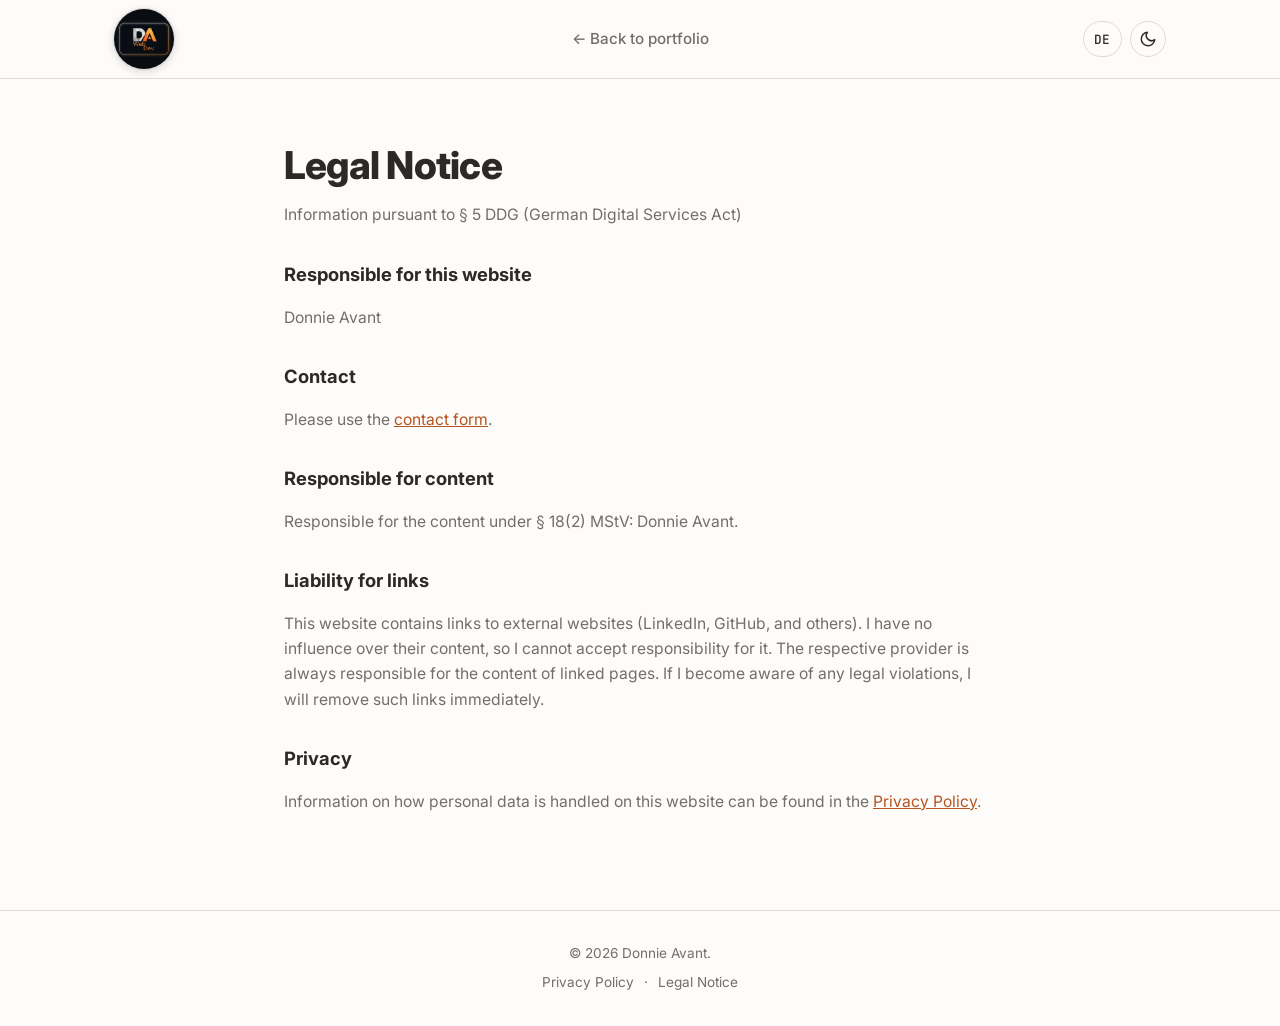
<file: imprint.html>
<!DOCTYPE html>
<html lang="en">
<head>
<meta charset="UTF-8">
<meta name="viewport" content="width=device-width, initial-scale=1.0">
<title>Legal Notice | Donnie Avant</title>
<meta name="description" content="Legal notice (Impressum) for the portfolio website of Donnie Avant.">
<meta name="robots" content="noindex">
<link rel="preconnect" href="https://fonts.googleapis.com">
<link rel="preconnect" href="https://fonts.gstatic.com" crossorigin>
<link href="https://fonts.googleapis.com/css2?family=Inter:wght@400;500;600;700;800&family=JetBrains+Mono:wght@500&display=swap" rel="stylesheet">
<link rel="stylesheet" href="css/style.css">
<script>
  // Apply a saved light/dark choice before the page paints (see js/script.js)
  try {
    var savedTheme = localStorage.getItem('theme');
    if (savedTheme === 'light' || savedTheme === 'dark') {
      document.documentElement.setAttribute('data-theme', savedTheme);
    }
  } catch (e) {}
</script>
</head>
<body data-page="imprint">

<!--
  LEGAL NOTICE (Impressum), required in Germany under § 5 DDG.
  Contact is through the site's contact form only (no address or email
  listed, by choice).
  This is a template, not legal advice.
-->

<header class="site-header">
  <nav class="nav container">
    <a href="index.html" class="nav__brand" id="navBrand" aria-label="Donnie Avant, home" data-i18n-aria="ui.home">
      <img class="nav__logo" id="navLogo" src="assets/images/DA_WebDev_Logo_nav.png" alt="DA Web Dev logo" width="60" height="60">
      <span class="nav__brand-text">DA</span>
    </a>
    <a href="index.html" class="nav__back" data-i18n="legal.back">← Back to portfolio</a>
    <div class="nav__tools">
      <button type="button" class="nav__tool" id="langToggle" lang="de" aria-label="Auf Deutsch anzeigen">DE</button>
      <button type="button" class="nav__tool nav__tool--icon" id="themeToggle" aria-label="Switch to dark mode">
        <svg class="icon-moon" viewBox="0 0 24 24" width="18" height="18" fill="none" stroke="currentColor" stroke-width="2" stroke-linecap="round" stroke-linejoin="round" aria-hidden="true"><path d="M21 12.8A9 9 0 1 1 11.2 3a7 7 0 0 0 9.8 9.8z"/></svg>
        <svg class="icon-sun" viewBox="0 0 24 24" width="18" height="18" fill="none" stroke="currentColor" stroke-width="2" stroke-linecap="round" stroke-linejoin="round" aria-hidden="true"><circle cx="12" cy="12" r="4.5"/><path d="M12 2v2M12 20v2M4.9 4.9l1.4 1.4M17.7 17.7l1.4 1.4M2 12h2M20 12h2M4.9 19.1l1.4-1.4M17.7 6.3l1.4-1.4"/></svg>
      </button>
    </div>
  </nav>
</header>

<main class="legal container">

  <!-- ==================== ENGLISH ==================== -->
  <article data-lang="en">
    <h1>Legal Notice</h1>
    <p class="legal__updated">Information pursuant to § 5 DDG (German Digital Services Act)</p>

    <h2>Responsible for this website</h2>
    <p>Donnie Avant</p>

    <h2>Contact</h2>
    <p>Please use the <a href="index.html#contact">contact form</a>.</p>

    <h2>Responsible for content</h2>
    <p>Responsible for the content under § 18(2) MStV: Donnie Avant.</p>

    <h2>Liability for links</h2>
    <p>This website contains links to external websites (LinkedIn, GitHub, and others). I have
    no influence over their content, so I cannot accept responsibility for it. The respective
    provider is always responsible for the content of linked pages. If I become aware of any
    legal violations, I will remove such links immediately.</p>

    <h2>Privacy</h2>
    <p>Information on how personal data is handled on this website can be found in the
    <a href="privacy.html">Privacy Policy</a>.</p>
  </article>

  <!-- ==================== DEUTSCH ==================== -->
  <article data-lang="de" lang="de" hidden>
    <h1>Impressum</h1>
    <p class="legal__updated">Angaben gemäß § 5 DDG</p>

    <h2>Verantwortlich für diese Website</h2>
    <p>Donnie Avant</p>

    <h2>Kontakt</h2>
    <p>Bitte nutzen Sie das <a href="index.html#contact">Kontaktformular</a>.</p>

    <h2>Verantwortlich für den Inhalt</h2>
    <p>Verantwortlich für den Inhalt nach § 18 Abs. 2 MStV: Donnie Avant.</p>

    <h2>Haftung für Links</h2>
    <p>Diese Website enthält Links zu externen Websites (LinkedIn, GitHub u.&nbsp;a.). Auf deren
    Inhalte habe ich keinen Einfluss und kann daher keine Gewähr dafür übernehmen. Für die
    Inhalte der verlinkten Seiten ist stets der jeweilige Anbieter verantwortlich. Werden mir
    Rechtsverletzungen bekannt, entferne ich derartige Links umgehend.</p>

    <h2>Datenschutz</h2>
    <p>Informationen zum Umgang mit personenbezogenen Daten auf dieser Website finden Sie in der
    <a href="privacy.html">Datenschutzerklärung</a>.</p>
  </article>

</main>

<footer class="site-footer">
  <div class="container">
    <p>&copy; <span id="year"></span> Donnie Avant.</p>
    <p class="site-footer__legal">
      <a href="privacy.html" data-i18n="footer.privacy">Privacy Policy</a>
      <span aria-hidden="true">·</span>
      <a href="imprint.html" data-i18n="footer.imprint">Legal Notice</a>
    </p>
  </div>
</footer>

<script src="js/i18n-de.js"></script>
<script src="js/script.js"></script>
</body>
</html>
</file>
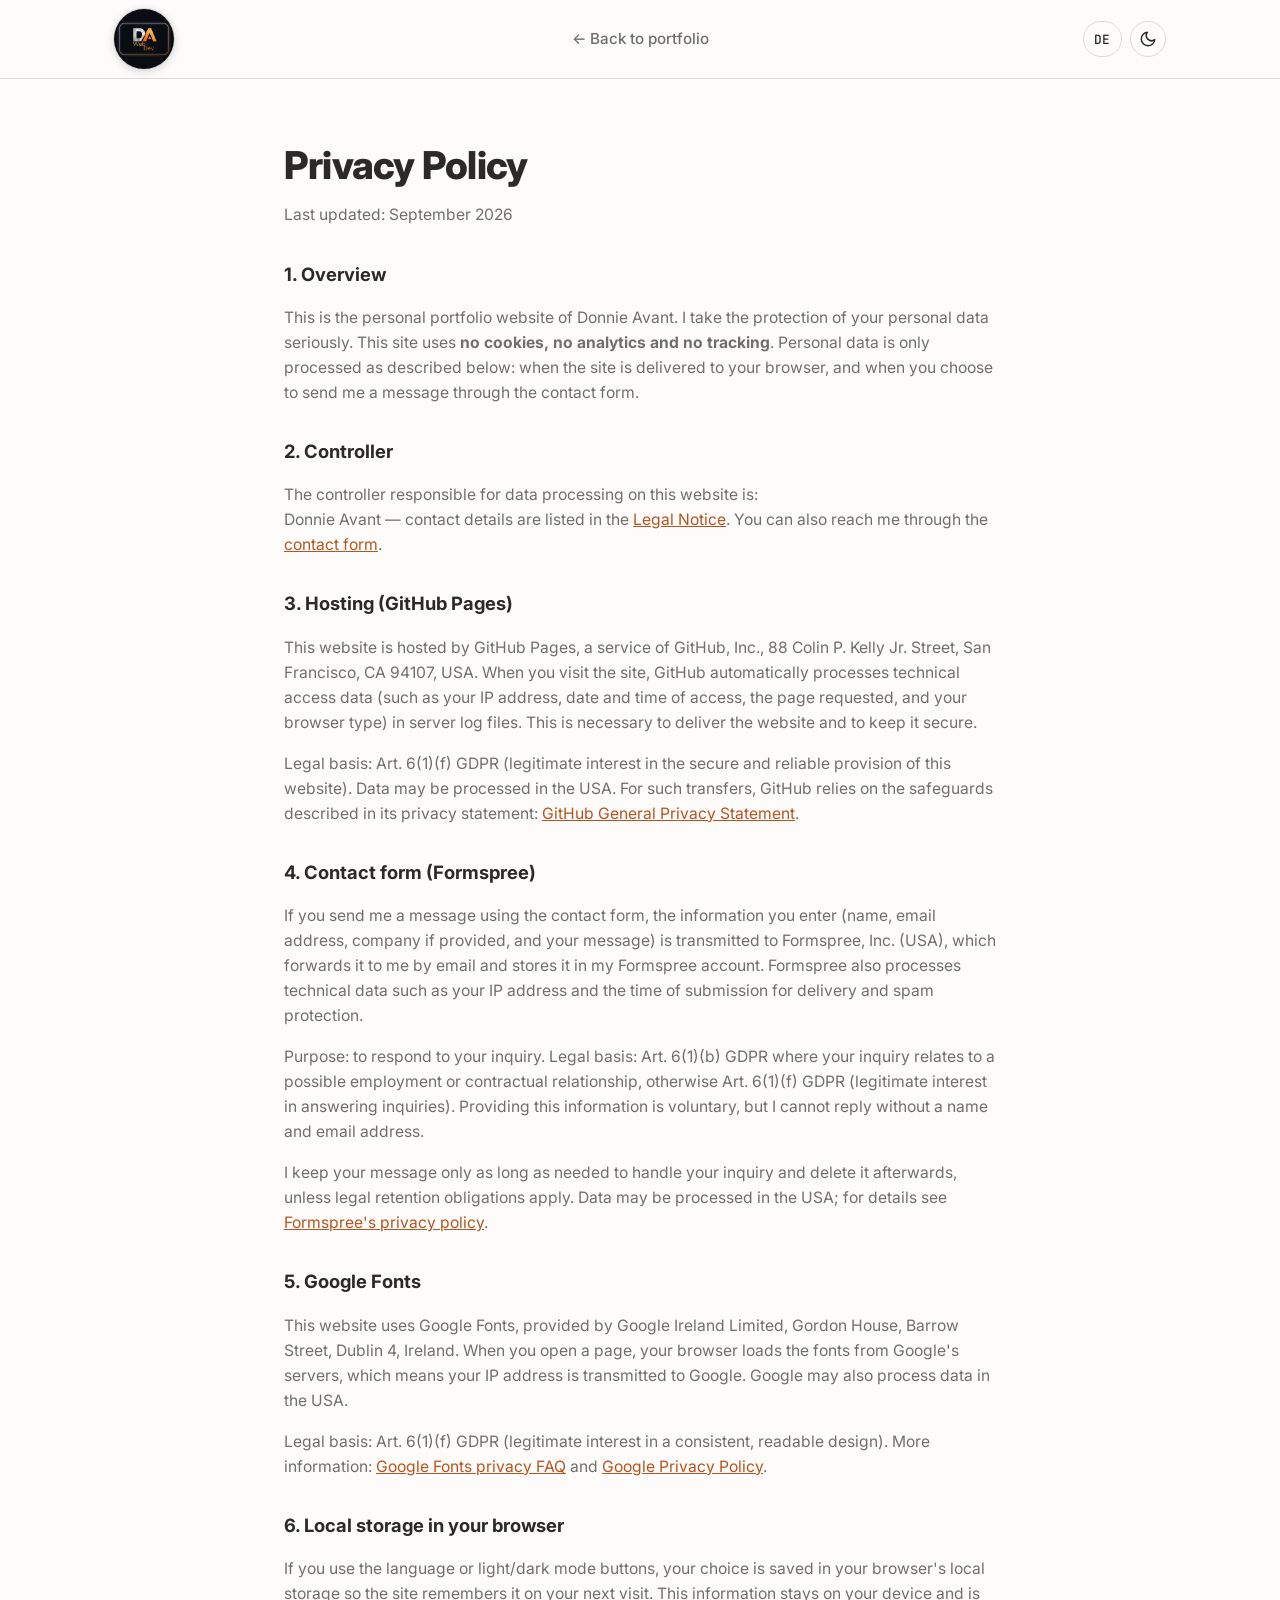
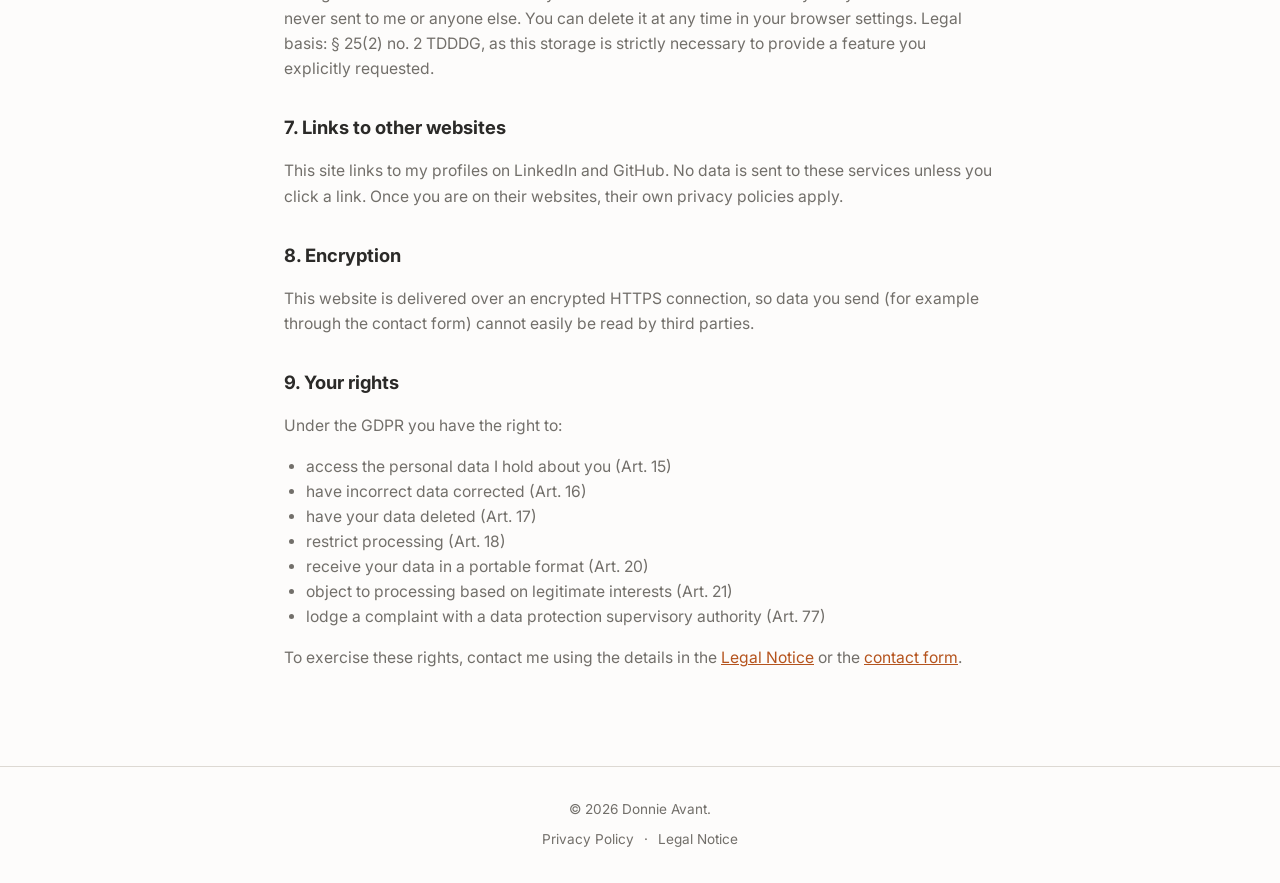
<file: privacy.html>
<!DOCTYPE html>
<html lang="en">
<head>
<meta charset="UTF-8">
<meta name="viewport" content="width=device-width, initial-scale=1.0">
<title>Privacy Policy | Donnie Avant</title>
<meta name="description" content="Privacy policy for the portfolio website of Donnie Avant.">
<meta name="robots" content="noindex">
<link rel="preconnect" href="https://fonts.googleapis.com">
<link rel="preconnect" href="https://fonts.gstatic.com" crossorigin>
<link href="https://fonts.googleapis.com/css2?family=Inter:wght@400;500;600;700;800&family=JetBrains+Mono:wght@500&display=swap" rel="stylesheet">
<link rel="stylesheet" href="css/style.css">
<script>
  // Apply a saved light/dark choice before the page paints (see js/script.js)
  try {
    var savedTheme = localStorage.getItem('theme');
    if (savedTheme === 'light' || savedTheme === 'dark') {
      document.documentElement.setAttribute('data-theme', savedTheme);
    }
  } catch (e) {}
</script>
</head>
<body data-page="privacy">

<!--
  PRIVACY POLICY (Datenschutzerklärung)
  Written for this site's actual setup: GitHub Pages hosting, Formspree
  contact form, Google Fonts, no cookies, no analytics. If you add a
  new service (analytics, embedded videos, maps, etc.), update this page.
  This is a template, not legal advice.
-->

<header class="site-header">
  <nav class="nav container">
    <a href="index.html" class="nav__brand" id="navBrand" aria-label="Donnie Avant, home" data-i18n-aria="ui.home">
      <img class="nav__logo" id="navLogo" src="assets/images/DA_WebDev_Logo_nav.png" alt="DA Web Dev logo" width="60" height="60">
      <span class="nav__brand-text">DA</span>
    </a>
    <a href="index.html" class="nav__back" data-i18n="legal.back">← Back to portfolio</a>
    <div class="nav__tools">
      <button type="button" class="nav__tool" id="langToggle" lang="de" aria-label="Auf Deutsch anzeigen">DE</button>
      <button type="button" class="nav__tool nav__tool--icon" id="themeToggle" aria-label="Switch to dark mode">
        <svg class="icon-moon" viewBox="0 0 24 24" width="18" height="18" fill="none" stroke="currentColor" stroke-width="2" stroke-linecap="round" stroke-linejoin="round" aria-hidden="true"><path d="M21 12.8A9 9 0 1 1 11.2 3a7 7 0 0 0 9.8 9.8z"/></svg>
        <svg class="icon-sun" viewBox="0 0 24 24" width="18" height="18" fill="none" stroke="currentColor" stroke-width="2" stroke-linecap="round" stroke-linejoin="round" aria-hidden="true"><circle cx="12" cy="12" r="4.5"/><path d="M12 2v2M12 20v2M4.9 4.9l1.4 1.4M17.7 17.7l1.4 1.4M2 12h2M20 12h2M4.9 19.1l1.4-1.4M17.7 6.3l1.4-1.4"/></svg>
      </button>
    </div>
  </nav>
</header>

<main class="legal container">

  <!-- ==================== ENGLISH ==================== -->
  <article data-lang="en">
    <h1>Privacy Policy</h1>
    <p class="legal__updated">Last updated: September 2026</p>

    <h2>1. Overview</h2>
    <p>This is the personal portfolio website of Donnie Avant. I take the protection of your
    personal data seriously. This site uses <strong>no cookies, no analytics and no tracking</strong>.
    Personal data is only processed as described below: when the site is delivered to your
    browser, and when you choose to send me a message through the contact form.</p>

    <h2>2. Controller</h2>
    <p>The controller responsible for data processing on this website is:<br>
    Donnie Avant — contact details are listed in the <a href="imprint.html">Legal Notice</a>.
    You can also reach me through the <a href="index.html#contact">contact form</a>.</p>

    <h2>3. Hosting (GitHub Pages)</h2>
    <p>This website is hosted by GitHub Pages, a service of GitHub, Inc., 88 Colin P. Kelly Jr.
    Street, San Francisco, CA 94107, USA. When you visit the site, GitHub automatically
    processes technical access data (such as your IP address, date and time of access, the
    page requested, and your browser type) in server log files. This is necessary to deliver
    the website and to keep it secure.</p>
    <p>Legal basis: Art. 6(1)(f) GDPR (legitimate interest in the secure and reliable provision
    of this website). Data may be processed in the USA. For such transfers, GitHub relies on the
    safeguards described in its privacy statement:
    <a href="https://docs.github.com/en/site-policy/privacy-policies/github-general-privacy-statement" target="_blank" rel="noopener">GitHub General Privacy Statement</a>.</p>

    <h2>4. Contact form (Formspree)</h2>
    <p>If you send me a message using the contact form, the information you enter (name, email
    address, company if provided, and your message) is transmitted to Formspree, Inc. (USA),
    which forwards it to me by email and stores it in my Formspree account. Formspree also
    processes technical data such as your IP address and the time of submission for delivery
    and spam protection.</p>
    <p>Purpose: to respond to your inquiry. Legal basis: Art. 6(1)(b) GDPR where your inquiry
    relates to a possible employment or contractual relationship, otherwise Art. 6(1)(f) GDPR
    (legitimate interest in answering inquiries). Providing this information is voluntary, but
    I cannot reply without a name and email address.</p>
    <p>I keep your message only as long as needed to handle your inquiry and delete it
    afterwards, unless legal retention obligations apply. Data may be processed in the USA; for
    details see <a href="https://formspree.io/legal/privacy-policy" target="_blank" rel="noopener">Formspree's privacy policy</a>.</p>

    <h2>5. Google Fonts</h2>
    <p>This website uses Google Fonts, provided by Google Ireland Limited, Gordon House, Barrow
    Street, Dublin 4, Ireland. When you open a page, your browser loads the fonts from Google's
    servers, which means your IP address is transmitted to Google. Google may also process
    data in the USA.</p>
    <p>Legal basis: Art. 6(1)(f) GDPR (legitimate interest in a consistent, readable design).
    More information:
    <a href="https://developers.google.com/fonts/faq/privacy" target="_blank" rel="noopener">Google Fonts privacy FAQ</a> and
    <a href="https://policies.google.com/privacy" target="_blank" rel="noopener">Google Privacy Policy</a>.</p>

    <h2>6. Local storage in your browser</h2>
    <p>If you use the language or light/dark mode buttons, your choice is saved in your
    browser's local storage so the site remembers it on your next visit. This information stays
    on your device and is never sent to me or anyone else. You can delete it at any time in your
    browser settings. Legal basis: § 25(2) no. 2 TDDDG, as this storage is strictly necessary to
    provide a feature you explicitly requested.</p>

    <h2>7. Links to other websites</h2>
    <p>This site links to my profiles on LinkedIn and GitHub. No data is sent to these services
    unless you click a link. Once you are on their websites, their own privacy policies apply.</p>

    <h2>8. Encryption</h2>
    <p>This website is delivered over an encrypted HTTPS connection, so data you send (for
    example through the contact form) cannot easily be read by third parties.</p>

    <h2>9. Your rights</h2>
    <p>Under the GDPR you have the right to:</p>
    <ul>
      <li>access the personal data I hold about you (Art. 15)</li>
      <li>have incorrect data corrected (Art. 16)</li>
      <li>have your data deleted (Art. 17)</li>
      <li>restrict processing (Art. 18)</li>
      <li>receive your data in a portable format (Art. 20)</li>
      <li>object to processing based on legitimate interests (Art. 21)</li>
      <li>lodge a complaint with a data protection supervisory authority (Art. 77)</li>
    </ul>
    <p>To exercise these rights, contact me using the details in the
    <a href="imprint.html">Legal Notice</a> or the <a href="index.html#contact">contact form</a>.</p>
  </article>

  <!-- ==================== DEUTSCH ==================== -->
  <article data-lang="de" lang="de" hidden>
    <h1>Datenschutzerklärung</h1>
    <p class="legal__updated">Stand: September 2026</p>

    <h2>1. Überblick</h2>
    <p>Dies ist die persönliche Portfolio-Website von Donnie Avant. Der Schutz Ihrer
    personenbezogenen Daten ist mir wichtig. Diese Website verwendet <strong>keine Cookies, keine
    Analyse- und keine Tracking-Dienste</strong>. Personenbezogene Daten werden nur wie unten
    beschrieben verarbeitet: bei der Auslieferung der Website an Ihren Browser und wenn Sie mir
    über das Kontaktformular eine Nachricht senden.</p>

    <h2>2. Verantwortlicher</h2>
    <p>Verantwortlich für die Datenverarbeitung auf dieser Website ist:<br>
    Donnie Avant — die Kontaktdaten finden Sie im <a href="imprint.html">Impressum</a>.
    Sie erreichen mich außerdem über das <a href="index.html#contact">Kontaktformular</a>.</p>

    <h2>3. Hosting (GitHub Pages)</h2>
    <p>Diese Website wird bei GitHub Pages gehostet, einem Dienst der GitHub, Inc., 88 Colin P.
    Kelly Jr. Street, San Francisco, CA 94107, USA. Beim Besuch der Website verarbeitet GitHub
    automatisch technische Zugriffsdaten (z.&nbsp;B. IP-Adresse, Datum und Uhrzeit des Zugriffs,
    aufgerufene Seite und Browsertyp) in Server-Logfiles. Dies ist erforderlich, um die Website
    auszuliefern und ihre Sicherheit zu gewährleisten.</p>
    <p>Rechtsgrundlage: Art. 6 Abs. 1 lit. f DSGVO (berechtigtes Interesse an einer sicheren und
    zuverlässigen Bereitstellung dieser Website). Eine Verarbeitung in den USA ist möglich. Für
    solche Übermittlungen stützt sich GitHub auf die in seiner Datenschutzerklärung beschriebenen
    Garantien:
    <a href="https://docs.github.com/en/site-policy/privacy-policies/github-general-privacy-statement" target="_blank" rel="noopener">GitHub General Privacy Statement</a>.</p>

    <h2>4. Kontaktformular (Formspree)</h2>
    <p>Wenn Sie mir über das Kontaktformular eine Nachricht senden, werden Ihre Angaben (Name,
    E-Mail-Adresse, ggf. Unternehmen und Ihre Nachricht) an die Formspree, Inc. (USA)
    übermittelt, die sie per E-Mail an mich weiterleitet und in meinem Formspree-Konto
    speichert. Formspree verarbeitet außerdem technische Daten wie Ihre IP-Adresse und den
    Zeitpunkt der Übermittlung zur Zustellung und zum Schutz vor Spam.</p>
    <p>Zweck: Beantwortung Ihrer Anfrage. Rechtsgrundlage: Art. 6 Abs. 1 lit. b DSGVO, sofern
    Ihre Anfrage ein mögliches Beschäftigungs- oder Vertragsverhältnis betrifft, ansonsten
    Art. 6 Abs. 1 lit. f DSGVO (berechtigtes Interesse an der Beantwortung von Anfragen). Die
    Angaben sind freiwillig; ohne Name und E-Mail-Adresse kann ich Ihnen jedoch nicht antworten.</p>
    <p>Ich speichere Ihre Nachricht nur so lange, wie es für die Bearbeitung Ihrer Anfrage
    erforderlich ist, und lösche sie anschließend, sofern keine gesetzlichen
    Aufbewahrungspflichten bestehen. Eine Verarbeitung in den USA ist möglich; Einzelheiten
    finden Sie in der <a href="https://formspree.io/legal/privacy-policy" target="_blank" rel="noopener">Datenschutzerklärung von Formspree</a>.</p>

    <h2>5. Google Fonts</h2>
    <p>Diese Website nutzt Google Fonts, bereitgestellt von der Google Ireland Limited, Gordon
    House, Barrow Street, Dublin 4, Irland. Beim Aufruf einer Seite lädt Ihr Browser die
    Schriftarten von Servern von Google; dabei wird Ihre IP-Adresse an Google übermittelt. Eine
    Verarbeitung durch Google in den USA ist möglich.</p>
    <p>Rechtsgrundlage: Art. 6 Abs. 1 lit. f DSGVO (berechtigtes Interesse an einer einheitlichen,
    gut lesbaren Darstellung). Weitere Informationen:
    <a href="https://developers.google.com/fonts/faq/privacy" target="_blank" rel="noopener">Google Fonts – Datenschutz-FAQ</a> und
    <a href="https://policies.google.com/privacy?hl=de" target="_blank" rel="noopener">Datenschutzerklärung von Google</a>.</p>

    <h2>6. Lokale Speicherung in Ihrem Browser</h2>
    <p>Wenn Sie die Schaltflächen für Sprache oder hellen/dunklen Modus verwenden, wird Ihre
    Auswahl im lokalen Speicher (Local Storage) Ihres Browsers abgelegt, damit die Website sie
    beim nächsten Besuch berücksichtigt. Diese Information verbleibt auf Ihrem Gerät und wird
    weder an mich noch an Dritte übermittelt. Sie können sie jederzeit in Ihren
    Browsereinstellungen löschen. Rechtsgrundlage: § 25 Abs. 2 Nr. 2 TDDDG, da diese Speicherung
    unbedingt erforderlich ist, um eine von Ihnen ausdrücklich gewünschte Funktion bereitzustellen.</p>

    <h2>7. Links zu anderen Websites</h2>
    <p>Diese Website verlinkt auf meine Profile bei LinkedIn und GitHub. Daten werden an diese
    Dienste erst übermittelt, wenn Sie einen Link anklicken. Auf deren Websites gelten die
    jeweiligen Datenschutzerklärungen.</p>

    <h2>8. Verschlüsselung</h2>
    <p>Diese Website wird über eine verschlüsselte HTTPS-Verbindung ausgeliefert. Daten, die Sie
    übermitteln (z.&nbsp;B. über das Kontaktformular), können so nicht ohne Weiteres von Dritten
    mitgelesen werden.</p>

    <h2>9. Ihre Rechte</h2>
    <p>Nach der DSGVO haben Sie das Recht auf:</p>
    <ul>
      <li>Auskunft über Ihre bei mir gespeicherten Daten (Art. 15)</li>
      <li>Berichtigung unrichtiger Daten (Art. 16)</li>
      <li>Löschung Ihrer Daten (Art. 17)</li>
      <li>Einschränkung der Verarbeitung (Art. 18)</li>
      <li>Datenübertragbarkeit (Art. 20)</li>
      <li>Widerspruch gegen Verarbeitungen auf Grundlage berechtigter Interessen (Art. 21)</li>
      <li>Beschwerde bei einer Datenschutz-Aufsichtsbehörde (Art. 77)</li>
    </ul>
    <p>Zur Ausübung dieser Rechte wenden Sie sich bitte an die im <a href="imprint.html">Impressum</a>
    genannten Kontaktdaten oder nutzen Sie das <a href="index.html#contact">Kontaktformular</a>.</p>
  </article>

</main>

<footer class="site-footer">
  <div class="container">
    <p>&copy; <span id="year"></span> Donnie Avant.</p>
    <p class="site-footer__legal">
      <a href="privacy.html" data-i18n="footer.privacy">Privacy Policy</a>
      <span aria-hidden="true">·</span>
      <a href="imprint.html" data-i18n="footer.imprint">Legal Notice</a>
    </p>
  </div>
</footer>

<script src="js/i18n-de.js"></script>
<script src="js/script.js"></script>
</body>
</html>
</file>
<file: css/style.css>
/* ==========================================================================
   Donnie Avant — Portfolio Site
   Clean, professional, single-page layout.
   Palette: burnt orange (accent) + nickel silver (neutrals).
   ========================================================================== */

:root {
  --color-bg: #fdfcfb;
  --color-bg-alt: #f4f2ef;
  --color-text: #2b2a28;
  --color-text-muted: #726f6a;
  --color-border: #ddd9d3;
  --color-accent: #b5541e;
  --color-accent-dark: #944316;
  --color-accent-soft: #f6e6db;
  --color-card: #ffffff;

  --font-body: 'Inter', -apple-system, BlinkMacSystemFont, 'Segoe UI', sans-serif;
  --font-mono: 'JetBrains Mono', monospace;

  --max-width: 1100px;
  --header-h: 79px; /* sticky header height (nav + 1px border) */
  --radius: 10px;
  --shadow: 0 1px 2px rgba(43, 42, 40, 0.05), 0 4px 16px rgba(43, 42, 40, 0.05);
  --shadow-hover: 0 4px 8px rgba(43, 42, 40, 0.07), 0 12px 28px rgba(43, 42, 40, 0.09);
}

/* Dark theme: used when the device prefers dark (unless the visitor picked
   light with the toggle), or when the visitor picked dark. Keep both
   blocks in sync. */
@media (prefers-color-scheme: dark) {
  :root:not([data-theme="light"]) {
    color-scheme: dark;
    --color-bg: #1c1a18;
    --color-bg-alt: #262320;
    --color-text: #e9e6e1;
    --color-text-muted: #aaa69f;
    --color-border: #3a3630;
    --color-accent: #e08a4f;
    --color-accent-dark: #cf7539;
    --color-accent-soft: #3a2a1e;
    --color-card: #252220;
  }
}

:root[data-theme="dark"] {
  color-scheme: dark;
  --color-bg: #1c1a18;
  --color-bg-alt: #262320;
  --color-text: #e9e6e1;
  --color-text-muted: #aaa69f;
  --color-border: #3a3630;
  --color-accent: #e08a4f;
  --color-accent-dark: #cf7539;
  --color-accent-soft: #3a2a1e;
  --color-card: #252220;
}

* { box-sizing: border-box; }

html { scroll-behavior: smooth; }

body {
  margin: 0;
  font-family: var(--font-body);
  color: var(--color-text);
  background: var(--color-bg);
  line-height: 1.6;
  -webkit-font-smoothing: antialiased;
}

.container {
  max-width: var(--max-width);
  margin: 0 auto;
  padding: 0 24px;
}

a { color: inherit; }

ul { list-style: none; margin: 0; padding: 0; }

img { max-width: 100%; display: block; }

/* Make the `hidden` attribute win over classes that set display
   (e.g. .btn), so hidden sections and buttons stay hidden. */
[hidden] { display: none !important; }

/* ---------- Header / Nav ---------- */
.site-header {
  position: sticky;
  top: 0;
  z-index: 100;
  background: color-mix(in srgb, var(--color-bg) 88%, transparent);
  backdrop-filter: blur(10px);
  border-bottom: 1px solid var(--color-border);
}

/* Desktop: three columns — logo (left) | links (centered) | Get in Touch,
   language & theme buttons (right). The equal outer columns keep the links
   centered on the page. */
.nav {
  display: grid;
  grid-template-columns: 1fr auto 1fr;
  align-items: center;
  gap: 24px; /* minimum space between the three groups */
  height: calc(var(--header-h) - 1px);
  padding: 0 24px;
}

.nav__brand { justify-self: start; }
.nav__tools { justify-self: end; }

.nav__brand {
  display: flex;
  flex-shrink: 0; /* never let the menu squeeze the logo */
  align-items: center;
  font-family: var(--font-mono);
  font-weight: 700;
  font-size: 1.25rem;
  color: var(--color-accent);
  text-decoration: none;
  letter-spacing: 0.02em;
}

/* Round logo. The "DA" text is only a fallback for when the image fails
   to load (script.js adds .nav__brand--no-logo). */
.nav__logo {
  display: block;
  width: 60px;
  height: 60px;
  border-radius: 50%;
  object-fit: cover;
  box-shadow: 0 0 0 1px var(--color-border), 0 2px 8px rgba(0, 0, 0, 0.18);
  transition: transform 0.2s ease, box-shadow 0.2s ease;
}

.nav__brand:hover .nav__logo {
  transform: scale(1.06);
  box-shadow: 0 0 0 2px var(--color-accent), 0 4px 14px color-mix(in srgb, var(--color-accent) 35%, transparent);
}

.nav__brand-text { display: none; }
.nav__brand--no-logo .nav__logo { display: none; }
.nav__brand--no-logo .nav__brand-text { display: inline; }

.nav__links {
  display: flex;
  align-items: center;
  gap: 28px;
}

/* On desktop the menu's own "Get in Touch" is hidden; the one in the
   right-hand group is shown instead (swapped on phones, see below). */
.nav__menu-cta { display: none; }

/* Language + light/dark buttons */
.nav__tools {
  display: flex;
  align-items: center;
  gap: 8px;
  flex-shrink: 0;
}

.nav__tool {
  display: inline-flex;
  align-items: center;
  justify-content: center;
  height: 36px;
  min-width: 36px;
  padding: 0 10px;
  border: 1px solid var(--color-border);
  border-radius: 999px;
  background: transparent;
  color: var(--color-text);
  font-family: var(--font-mono);
  font-size: 0.8rem;
  font-weight: 500;
  letter-spacing: 0.04em;
  cursor: pointer;
  transition: border-color 0.2s ease, color 0.2s ease, background 0.2s ease;
}

.nav__tool:hover {
  border-color: var(--color-accent);
  color: var(--color-accent);
}

.nav__tool:focus-visible {
  outline: 2px solid var(--color-accent);
  outline-offset: 2px;
}

.nav__tool--icon { padding: 0; }

/* Show the moon in light mode (click for dark) and the sun in dark mode */
.nav__tool .icon-sun { display: none; }
.nav__tool.is-dark .icon-sun { display: block; }
.nav__tool.is-dark .icon-moon { display: none; }

.nav__links a {
  text-decoration: none;
  font-size: 0.95rem;
  font-weight: 500;
  color: var(--color-text-muted);
  display: inline-block;
  transition: color 0.2s ease, text-shadow 0.2s ease, transform 0.2s ease;
}

.nav__links a:hover {
  color: var(--color-text);
  text-shadow: 0 2px 6px rgba(0, 0, 0, 0.35), 0 4px 14px color-mix(in srgb, var(--color-accent) 55%, transparent);
  transform: translateY(-1px);
}

.nav__cta {
  padding: 8px 16px;
  border-radius: 999px;
  background: var(--color-accent);
  color: #fff !important;
  font-size: 0.95rem;
  font-weight: 500;
  text-decoration: none;
  white-space: nowrap;
  transition: background 0.2s ease, box-shadow 0.2s ease;
}

.nav__cta--desktop { margin-right: 8px; }

.nav__cta:hover {
  background: var(--color-accent-dark);
  color: #fff !important;
  text-shadow: none;
  box-shadow: 0 6px 16px color-mix(in srgb, var(--color-accent) 50%, transparent);
}

.nav__toggle {
  display: none;
  flex-direction: column;
  gap: 5px;
  background: none;
  border: none;
  cursor: pointer;
  padding: 6px;
}

.nav__toggle span {
  width: 22px;
  height: 2px;
  background: var(--color-text);
  border-radius: 2px;
}

/* ---------- Hero ---------- */
.hero {
  padding: 100px 0 80px;
}

.hero__inner {
  display: flex;
  align-items: center;
  justify-content: space-between;
  gap: 56px;
}

.hero__content { flex: 1 1 480px; max-width: 700px; }

.hero__media { flex: 0 0 auto; }

.hero__photo {
  position: relative;
  width: 380px;
  height: 380px;
  border-radius: 50%;
  overflow: hidden;
  display: flex;
  align-items: center;
  justify-content: center;
  background: linear-gradient(135deg, var(--color-accent-soft), var(--color-bg-alt));
  border: 3px solid var(--color-border);
  box-shadow: var(--shadow);
}

.hero__photo img {
  width: 100%;
  height: 100%;
  object-fit: cover;
  display: block;
  /* If this ever renders broken with JS unavailable, hide the alt-text
     overlay rather than showing browser's default broken-image treatment. */
  color: transparent;
  font-size: 0;
}

.hero__photo-fallback {
  display: none;
  font-family: var(--font-mono);
  font-size: 5.2rem;
  font-weight: 700;
  color: var(--color-accent);
  letter-spacing: 0.02em;
}

/* JS adds this class if assets/profile.jpg fails to load, so the initials
   placeholder shows instead of a broken-image icon. */
.hero__photo--empty img { display: none; }
.hero__photo--empty .hero__photo-fallback { display: block; }

.hero__eyebrow {
  display: inline-block;
  font-size: 0.85rem;
  font-weight: 600;
  color: var(--color-accent);
  background: var(--color-accent-soft);
  padding: 6px 14px;
  border-radius: 999px;
  margin-bottom: 24px;
}

.hero__title {
  font-size: clamp(2.1rem, 5vw, 3.2rem);
  font-weight: 800;
  letter-spacing: -0.02em;
  line-height: 1.15;
  margin: 0 0 20px;
}

.hero__title .highlight { color: var(--color-accent); }

/* "Hello, I'm Donnie Avant." always stays on one line; the size scales
   with the screen so it fits next to (or above) the photo. */
.hero__name {
  display: inline-block;
  white-space: nowrap;
  font-size: min(1em, 4.3vw);
}

/* Second line of the headline: a bit smaller so the longer sentence stays balanced */
.hero__tagline {
  display: inline-block;
  margin-top: 8px;
  font-size: 0.68em;
  font-weight: 700;
  line-height: 1.25;
}

.hero__subtitle {
  font-size: 1.1rem;
  color: var(--color-text-muted);
  margin: 0 0 32px;
  max-width: 640px;
}

.hero__actions {
  display: flex;
  flex-wrap: wrap;
  gap: 14px;
}

/* ---------- Buttons ---------- */
.btn {
  display: inline-block;
  padding: 12px 24px;
  border-radius: 8px;
  font-weight: 600;
  font-size: 0.95rem;
  text-decoration: none;
  transition: all 0.15s ease;
  border: 1px solid transparent;
}

.btn--primary {
  background: var(--color-accent);
  color: #fff;
}
.btn--primary:hover { background: var(--color-accent-dark); }

.btn--outline {
  border-color: var(--color-border);
  color: var(--color-text);
}
.btn--outline:hover { border-color: var(--color-accent); color: var(--color-accent); }

.btn--ghost {
  color: var(--color-text-muted);
}
.btn--ghost:hover { color: var(--color-text); }

/* ---------- Sections ---------- */
.section { padding: 88px 0; }

/* Full-screen sections: each one fills the screen below the sticky header,
   and nav links scroll it so it starts exactly under the header. */
.hero,
.section {
  min-height: calc(100vh - var(--header-h));
  min-height: calc(100svh - var(--header-h));
  display: flex;
  flex-direction: column;
  justify-content: center;
  scroll-margin-top: var(--header-h);
}

.hero > .container,
.section > .container { width: 100%; }
.section--alt { background: var(--color-bg-alt); }

.section__eyebrow {
  font-size: 0.85rem;
  font-weight: 700;
  text-transform: uppercase;
  letter-spacing: 0.06em;
  color: var(--color-accent);
  margin: 0 0 10px;
}

.section__title {
  font-size: clamp(1.7rem, 3.5vw, 2.3rem);
  font-weight: 800;
  letter-spacing: -0.01em;
  margin: 0 0 20px;
}

.section__intro {
  color: var(--color-text-muted);
  max-width: 640px;
  font-size: 1.05rem;
  margin-bottom: 40px;
}

.subsection__title {
  font-size: 1.05rem;
  font-weight: 700;
  margin: 40px 0 20px;
}
.subsection__title:first-of-type { margin-top: 0; }

/* ---------- About ---------- */
.about__grid {
  display: grid;
  grid-template-columns: 1.4fr 1fr;
  gap: 56px;
  align-items: start;
}

.about__text p {
  color: var(--color-text-muted);
  font-size: 1.02rem;
  margin: 0 0 18px;
}

.about__text .about__location {
  color: var(--color-text);
  padding: 10px 14px;
  border-left: 3px solid var(--color-accent);
  background: var(--color-accent-soft);
  border-radius: 0 var(--radius) var(--radius) 0;
}

.about__facts {
  display: grid;
  grid-template-columns: 1fr 1fr;
  gap: 20px;
}

.fact {
  background: var(--color-card);
  border: 1px solid var(--color-border);
  border-radius: var(--radius);
  padding: 20px;
}

.fact__number {
  display: block;
  font-size: 1.9rem;
  font-weight: 800;
  color: var(--color-accent);
  font-family: var(--font-mono);
}

.fact__label {
  display: block;
  font-size: 0.85rem;
  color: var(--color-text-muted);
  margin-top: 6px;
}

/* ---------- Skills ---------- */
.skills__grid {
  display: grid;
  grid-template-columns: repeat(auto-fit, minmax(240px, 1fr));
  gap: 18px;
  margin-bottom: 8px;
}

.skill-card {
  background: var(--color-card);
  border: 1px solid var(--color-border);
  border-radius: var(--radius);
  padding: 22px;
  box-shadow: var(--shadow);
  transition: box-shadow 0.2s ease, transform 0.2s ease;
}

.skill-card:hover {
  box-shadow: var(--shadow-hover);
  transform: translateY(-2px);
}

.skill-card h4 {
  margin: 0 0 8px;
  font-size: 1rem;
  font-weight: 700;
}

.skill-card p {
  margin: 0;
  font-size: 0.92rem;
  color: var(--color-text-muted);
}

.skill-card em { color: var(--color-text-muted); font-style: italic; }

/* ---------- Transferable skills (wrap shop -> IT) ---------- */
.subsection__intro {
  margin: -8px 0 22px;
  max-width: 640px;
  color: var(--color-text-muted);
  font-size: 0.98rem;
}

.transfer__grid {
  display: grid;
  grid-template-columns: repeat(3, 1fr); /* 6 cards = 2 even rows */
  gap: 18px;
}

@media (max-width: 860px) {
  .transfer__grid { grid-template-columns: repeat(2, 1fr); }
}

@media (max-width: 560px) {
  .transfer__grid { grid-template-columns: 1fr; }
}

.transfer-card {
  display: flex;
  flex-direction: column;
  background: var(--color-card);
  border: 1px solid var(--color-border);
  border-radius: var(--radius);
  box-shadow: var(--shadow);
  overflow: hidden;
  transition: box-shadow 0.2s ease, transform 0.2s ease;
}

.transfer-card:hover {
  box-shadow: var(--shadow-hover);
  transform: translateY(-2px);
}

.transfer-card__label {
  display: block;
  margin-bottom: 6px;
  font-family: var(--font-mono);
  font-size: 0.7rem;
  font-weight: 500;
  letter-spacing: 0.06em;
  text-transform: uppercase;
  color: var(--color-text-muted);
}

.transfer-card__from { padding: 20px 22px 6px; }

.transfer-card__from h4 {
  margin: 0 0 6px;
  font-size: 1rem;
  font-weight: 700;
}

.transfer-card__from p {
  margin: 0;
  font-size: 0.9rem;
  color: var(--color-text-muted);
}

.transfer-card__arrow {
  display: flex;
  justify-content: center;
  padding: 8px 0;
  margin-top: auto;
  color: var(--color-accent);
}

.transfer-card__to {
  padding: 14px 22px 18px;
  background: var(--color-accent-soft);
  border-top: 1px solid color-mix(in srgb, var(--color-accent) 25%, transparent);
}

.transfer-card__to .transfer-card__label { color: var(--color-accent-dark); }

.transfer-card__to p {
  margin: 0;
  font-size: 0.95rem;
  font-weight: 600;
  color: var(--color-text);
}

/* ---------- Projects ---------- */
.projects__grid {
  display: grid;
  grid-template-columns: repeat(auto-fit, minmax(280px, 1fr));
  gap: 22px;
}

.project-card {
  background: var(--color-card);
  border: 1px solid var(--color-border);
  border-radius: var(--radius);
  padding: 24px;
  box-shadow: var(--shadow);
  display: flex;
  flex-direction: column;
  gap: 12px;
  transition: box-shadow 0.2s ease, transform 0.2s ease;
}

.project-card:hover {
  box-shadow: var(--shadow-hover);
  transform: translateY(-2px);
}

.project-card__status {
  align-self: flex-start;
  font-size: 0.75rem;
  font-weight: 700;
  text-transform: uppercase;
  letter-spacing: 0.04em;
  color: var(--color-accent);
  background: var(--color-accent-soft);
  padding: 4px 10px;
  border-radius: 999px;
}

.project-card h3 { margin: 0; font-size: 1.1rem; }

.project-card p {
  margin: 0;
  color: var(--color-text-muted);
  font-size: 0.94rem;
  flex-grow: 1;
}

.project-card__tags {
  display: flex;
  flex-wrap: wrap;
  gap: 8px;
}

.project-card__tags span {
  font-family: var(--font-mono);
  font-size: 0.75rem;
  background: var(--color-bg-alt);
  border: 1px solid var(--color-border);
  color: var(--color-text-muted);
  padding: 3px 9px;
  border-radius: 6px;
}

.project-card__links {
  display: flex;
  gap: 16px;
  margin-top: 4px;
}

.project-card__link {
  font-size: 0.9rem;
  font-weight: 600;
  color: var(--color-accent);
  text-decoration: none;
}
.project-card__link:hover { text-decoration: underline; }

/* ---------- Experience / Timeline ---------- */
.timeline-grid {
  display: grid;
  grid-template-columns: 1fr 1fr;
  gap: 56px;
}

.timeline > li {
  padding: 0 0 22px 20px;
  border-left: 2px solid var(--color-border);
  position: relative;
  margin-bottom: 4px;
}

.timeline > li::before {
  content: '';
  position: absolute;
  left: -6px;
  top: 4px;
  width: 10px;
  height: 10px;
  border-radius: 50%;
  background: var(--color-accent);
}

.timeline > li:last-child { border-left-color: transparent; }


.timeline__meta {
  display: block;
  font-size: 0.85rem;
  color: var(--color-text-muted);
  margin-top: 2px;
}

/* Optional certification badge image (e.g. from Credly) */
.timeline__badge {
  width: 56px;
  height: 56px;
  object-fit: contain;
  margin-bottom: 6px;
}

/* ---------- Interactive timeline entries ----------
   Hover (on devices with a mouse) previews the details; clicking pins
   them open until the X is pressed. Pinning is handled in script.js. */
.timeline__hint {
  font-size: 0.95rem;
  margin-top: -16px;
}

.tl-item__head {
  position: relative;
  display: block;
  width: 100%;
  margin: 0;
  padding: 0 32px 0 0;
  border: 0;
  background: none;
  font: inherit;
  color: inherit;
  text-align: left;
  cursor: pointer;
}

.tl-item__head:focus-visible {
  outline: 2px solid var(--color-accent);
  outline-offset: 4px;
  border-radius: 4px;
}

.tl-item__title {
  display: block;
  font-size: 1rem;
  font-weight: 700;
  transition: color 0.2s ease;
}

.tl-item__summary {
  display: block;
  margin-top: 8px;
  font-size: 0.92rem;
  color: var(--color-text-muted);
}

.tl-item__chevron {
  position: absolute;
  top: 2px;
  right: 4px;
  display: flex;
  color: var(--color-accent);
  transition: transform 0.3s ease;
}

/* Collapsed by default; grid-rows 0fr -> 1fr animates to the content height */
.tl-item__details {
  display: grid;
  grid-template-rows: 0fr;
  visibility: hidden;
  transition: grid-template-rows 0.3s ease, visibility 0.3s;
}

.tl-item__panel {
  position: relative;
  min-height: 0;
  overflow: hidden;
}

.tl-item__panel ul {
  margin: 12px 0 0;
  padding: 14px 44px 14px 34px;
  list-style: disc;
  background: var(--color-card);
  border: 1px solid var(--color-border);
  border-left: 3px solid var(--color-accent);
  border-radius: 0 var(--radius) var(--radius) 0;
  box-shadow: var(--shadow);
}

.tl-item__panel li {
  font-size: 0.9rem;
  color: var(--color-text-muted);
  margin: 4px 0;
}

.tl-item__panel li::marker { color: var(--color-accent); }

/* "View certificate" style document link at the end of a details list */
.tl-item__panel li.tl-item__doc {
  list-style: none;
  margin: 12px 0 2px -16px;
}

.tl-item__doc > span {
  display: block;
  margin-bottom: 8px;
  font-style: italic;
}

.tl-item__doc a {
  display: inline-flex;
  align-items: center;
  gap: 8px;
  padding: 7px 14px;
  border: 1px solid var(--color-accent);
  border-radius: 999px;
  color: var(--color-accent);
  font-size: 0.85rem;
  font-weight: 600;
  text-decoration: none;
  transition: background 0.2s ease, color 0.2s ease;
}

.tl-item__doc a:hover,
.tl-item__doc a:focus-visible {
  background: var(--color-accent);
  color: #fff;
  outline: none;
}

.tl-item__close {
  display: none;
  position: absolute;
  top: 20px;
  right: 8px;
  width: 28px;
  height: 28px;
  align-items: center;
  justify-content: center;
  padding: 0;
  border: 1px solid var(--color-border);
  border-radius: 50%;
  background: var(--color-bg-alt);
  color: var(--color-text);
  cursor: pointer;
  transition: background 0.2s ease, color 0.2s ease, border-color 0.2s ease;
}

.tl-item__close:hover,
.tl-item__close:focus-visible {
  background: var(--color-accent);
  border-color: var(--color-accent);
  color: #fff;
  outline: none;
}

/* Open states: hover preview (mouse only) or pinned by click */
@media (hover: hover) {
  /* .is-dismissed: just closed with the X, so ignore hover until the mouse leaves */
  .tl-item:not(.is-dismissed):hover .tl-item__details {
    grid-template-rows: 1fr;
    visibility: visible;
  }
  .tl-item:not(.is-dismissed):hover .tl-item__title { color: var(--color-accent); }
  .tl-item:not(.is-dismissed):hover .tl-item__chevron { transform: rotate(180deg); }
}

.tl-item.is-pinned .tl-item__details {
  grid-template-rows: 1fr;
  visibility: visible;
}
.tl-item.is-pinned .tl-item__title { color: var(--color-accent); }
.tl-item.is-pinned .tl-item__chevron { transform: rotate(180deg); }
.tl-item.is-pinned .tl-item__close { display: flex; }
.timeline > li.is-pinned::before { box-shadow: 0 0 0 5px var(--color-accent-soft); }

@media (prefers-reduced-motion: reduce) {
  .tl-item__details,
  .tl-item__chevron { transition: none; }
}

.timeline__note {
  font-size: 0.88rem;
  color: var(--color-text-muted);
  font-style: italic;
}

/* ---------- Contact ---------- */
.contact { text-align: center; }
.contact .section__intro { margin-left: auto; margin-right: auto; }

/* Contact form (sent through Formspree, see index.html) */
.contact-form {
  max-width: 640px;
  margin: 8px auto 0;
  padding: 28px;
  text-align: left;
  background: var(--color-card);
  border: 1px solid var(--color-border);
  border-radius: var(--radius);
  box-shadow: var(--shadow);
}

.contact-form__row {
  display: grid;
  grid-template-columns: 1fr 1fr;
  gap: 0 16px;
}

.contact-form__field { margin-bottom: 16px; }

.contact-form label {
  display: block;
  margin-bottom: 6px;
  font-size: 0.88rem;
  font-weight: 600;
}

.contact-form__optional {
  font-weight: 400;
  color: var(--color-text-muted);
}

.contact-form input,
.contact-form textarea {
  display: block;
  width: 100%;
  padding: 11px 14px;
  border: 1px solid var(--color-border);
  border-radius: 8px;
  background: var(--color-bg);
  color: var(--color-text);
  font: inherit;
  font-size: 0.95rem;
  transition: border-color 0.2s ease, box-shadow 0.2s ease;
}

.contact-form textarea { resize: vertical; min-height: 130px; }

.contact-form input:focus,
.contact-form textarea:focus {
  outline: none;
  border-color: var(--color-accent);
  box-shadow: 0 0 0 3px var(--color-accent-soft);
}

.contact-form [aria-invalid="true"] { border-color: #c0392b; }

.contact-form__error {
  margin: 6px 0 0;
  font-size: 0.82rem;
  color: #c0392b;
}
.contact-form__error:empty { display: none; }

/* Honeypot spam trap: invisible to people */
.contact-form__trap {
  position: absolute !important;
  left: -9999px !important;
  width: 1px !important;
  height: 1px !important;
  opacity: 0 !important;
}

.contact-form__privacy {
  margin: 0 0 14px;
  font-size: 0.82rem;
  color: var(--color-text-muted);
}

.contact-form__privacy a { color: var(--color-accent); }

.contact-form__submit {
  width: 100%;
  border: 0;
  cursor: pointer;
  font-family: inherit;
}
.contact-form__submit:disabled { opacity: 0.65; cursor: wait; }

.contact-form__status {
  margin: 14px 0 0;
  font-size: 0.92rem;
  text-align: center;
}
.contact-form__status:empty { display: none; }
.contact-form__status.is-success { color: #2e8b57; }
.contact-form__status.is-error { color: #c0392b; }

:root[data-theme="dark"] .contact-form__error,
:root[data-theme="dark"] .contact-form__status.is-error { color: #ff8a7a; }
:root[data-theme="dark"] .contact-form__status.is-success { color: #6fd39b; }
@media (prefers-color-scheme: dark) {
  :root:not([data-theme="light"]) .contact-form__error,
  :root:not([data-theme="light"]) .contact-form__status.is-error { color: #ff8a7a; }
  :root:not([data-theme="light"]) .contact-form__status.is-success { color: #6fd39b; }
}

/* LinkedIn / GitHub icon links */
.contact__social-title {
  margin: 36px 0 14px;
  font-size: 0.9rem;
  color: var(--color-text-muted);
}

.contact__social {
  display: flex;
  justify-content: center;
  gap: 16px;
}

.contact__icon {
  display: inline-flex;
  align-items: center;
  justify-content: center;
  width: 56px;
  height: 56px;
  border-radius: 50%;
  background: var(--color-card);
  border: 1px solid var(--color-border);
  color: var(--color-text);
  box-shadow: var(--shadow);
  transition: color 0.2s ease, border-color 0.2s ease, transform 0.2s ease, box-shadow 0.2s ease;
}

.contact__icon:hover,
.contact__icon:focus-visible {
  color: var(--color-accent);
  border-color: var(--color-accent);
  transform: translateY(-2px);
  box-shadow: var(--shadow-hover);
  outline: none;
}

@media (max-width: 560px) {
  .contact-form { padding: 20px; }
  .contact-form__row { grid-template-columns: 1fr; }
}

/* ---------- Footer ---------- */
.site-footer {
  padding: 32px 0;
  border-top: 1px solid var(--color-border);
  text-align: center;
}

.site-footer p {
  margin: 0;
  font-size: 0.85rem;
  color: var(--color-text-muted);
}

.site-footer__legal {
  margin-top: 8px !important;
  display: flex;
  justify-content: center;
  gap: 10px;
}

.site-footer__legal a {
  color: var(--color-text-muted);
  text-decoration: none;
}

.site-footer__legal a:hover { color: var(--color-accent); text-decoration: underline; }

/* ---------- Legal pages (privacy.html, imprint.html) ---------- */
.nav__back {
  justify-self: center;
  font-size: 0.95rem;
  font-weight: 500;
  color: var(--color-text-muted);
  text-decoration: none;
  white-space: nowrap;
}

.nav__back:hover { color: var(--color-accent); }

.legal {
  max-width: 760px;
  padding-top: 56px;
  padding-bottom: 80px;
}

.legal h1 {
  margin: 0 0 6px;
  font-size: clamp(1.8rem, 4vw, 2.4rem);
  font-weight: 800;
  letter-spacing: -0.02em;
}

.legal__updated {
  margin: 0 0 32px;
  color: var(--color-text-muted);
  font-size: 0.9rem;
}

.legal h2 {
  margin: 32px 0 10px;
  font-size: 1.15rem;
  font-weight: 700;
}

.legal p,
.legal li {
  color: var(--color-text-muted);
  font-size: 0.98rem;
}

.legal ul {
  list-style: disc;
  padding-left: 22px;
  margin: 0 0 16px;
}

.legal a { color: var(--color-accent); }

/* Highlights details still to be filled in (see imprint.html) */
.legal__placeholder {
  background: var(--color-accent-soft);
  color: var(--color-accent-dark);
  padding: 1px 6px;
  border-radius: 4px;
  font-family: var(--font-mono);
  font-size: 0.9em;
}

/* ---------- Reveal-on-scroll ----------
   Progressive enhancement: content is visible by default (in case JS fails
   to load or run). Only once the "js" class is confirmed on <html> do
   .reveal elements start hidden, ready to be faded in by script.js. */
.js .reveal {
  opacity: 0;
  transform: translateY(16px);
  transition: opacity 0.5s ease, transform 0.5s ease;
}
.js .reveal.is-visible {
  opacity: 1;
  transform: translateY(0);
}

/* ---------- Responsive ---------- */
/* Small laptops: shrink the photo a bit so the intro text keeps its room */
@media (max-width: 1024px) {
  .hero__photo { width: 300px; height: 300px; }
}

/* Tablet / small laptop: tighten the menu so it never crowds the logo */
@media (max-width: 960px) {
  .nav__links { gap: 18px; }
  .nav__links a { font-size: 0.9rem; }
}

@media (max-width: 860px) {
  .about__grid,
  .timeline-grid {
    grid-template-columns: 1fr;
    gap: 32px;
  }

  .hero__inner {
    flex-direction: column-reverse;
    text-align: center;
    gap: 32px;
  }

  .hero__content { max-width: 100%; }

  .hero__subtitle { margin-left: auto; margin-right: auto; }

  .hero__actions { justify-content: center; }

  .hero__photo { width: 260px; height: 260px; }

  /* Text now uses the full width, so the name can be larger */
  .hero__name { font-size: min(1em, 7.4vw); }
  :lang(de) .hero__name { font-size: min(1em, 6.3vw); } /* German line is longer */

  .hero__photo-fallback { font-size: 3.6rem; }
}

/* Phones and small tablets: collapse the menu into the hamburger button */
@media (max-width: 768px) {
  :root { --header-h: 67px; }

  .nav__logo { width: 50px; height: 50px; }

  .nav { display: flex; padding: 0 16px; gap: 12px; }

  .nav__back { font-size: 0.85rem; }

  /* "Get in Touch" moves into the dropdown menu */
  .nav__cta--desktop { display: none; }
  .nav__menu-cta { display: list-item; }

  /* The menu becomes a dropdown, so the buttons take over the right side */
  .nav__tools { margin-left: auto; }

  .nav__toggle { display: flex; }

  .nav__links {
    position: absolute;
    top: 100%;
    left: 0;
    right: 0;
    background: var(--color-bg);
    border-bottom: 1px solid var(--color-border);
    flex-direction: column;
    align-items: flex-start;
    gap: 0;
    max-height: 0;
    overflow: hidden;
    transition: max-height 0.25s ease;
  }

  .nav__links.is-open { max-height: 320px; }

  .nav__links li { width: 100%; }

  .nav__links a {
    display: block;
    padding: 14px 24px;
    width: 100%;
  }

  .nav__cta {
    border-radius: 0;
    text-align: center;
  }

  .hero { padding: 72px 0 56px; }
  .section { padding: 64px 0; }

  .about__facts { grid-template-columns: 1fr 1fr; }
}
</file>
